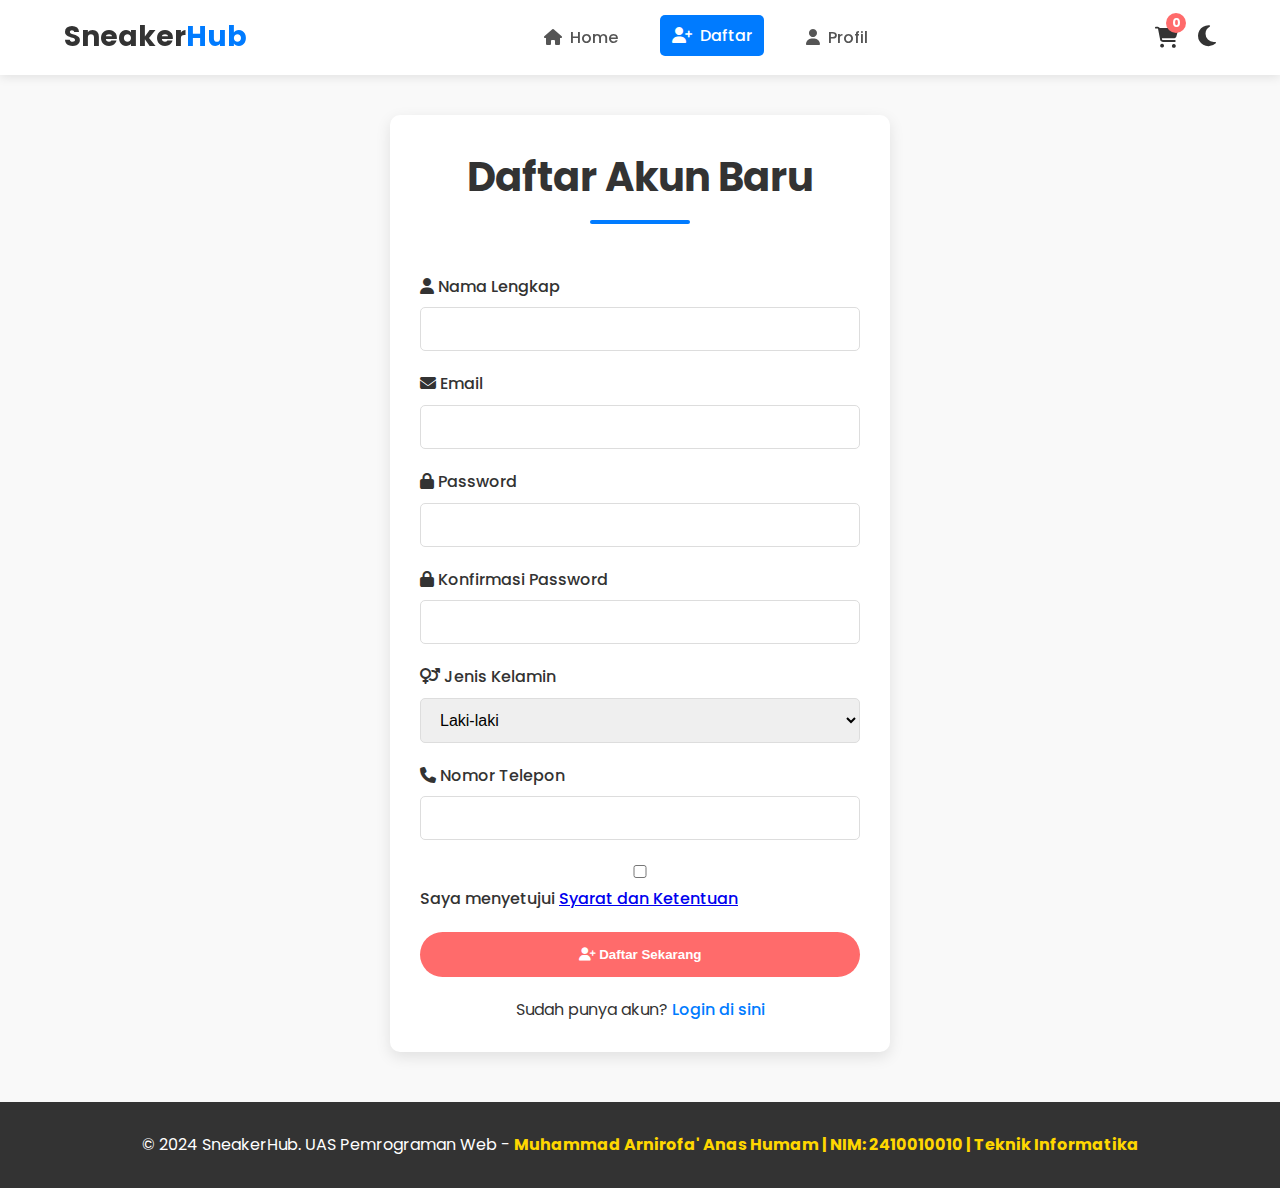
<file: projektotko uas/daftar.html>
<!DOCTYPE html>
<html lang="id">
<head>
    <meta charset="UTF-8">
    <meta name="viewport" content="width=device-width, initial-scale=1.0">
    <title>Daftar - SneakerHub</title>
    <link rel="stylesheet" href="style.css">
    <link rel="stylesheet" href="https://cdnjs.cloudflare.com/ajax/libs/font-awesome/6.4.0/css/all.min.css">
    <link href="https://fonts.googleapis.com/css2?family=Poppins:wght@300;400;500;600;700&display=swap" rel="stylesheet">
</head>
<body>
    <!-- Navbar -->
    <nav class="navbar">
        <div class="container">
            <a href="index.html" class="logo">Sneaker<span>Hub</span></a>
            <ul class="nav-menu">
                <li><a href="index.html"><i class="fas fa-home"></i> Home</a></li>
                <li><a href="daftar.html" class="active"><i class="fas fa-user-plus"></i> Daftar</a></li>
                <li><a href="profil.html"><i class="fas fa-user"></i> Profil</a></li>
            </ul>
            
            <div class="nav-right">
                <!-- Cart Icon -->
                <div class="cart-icon" id="cartIcon">
                    <i class="fas fa-shopping-cart"></i>
                    <span class="cart-count">0</span>
                </div>
                
                <!-- Dark Mode Toggle -->
                <button class="theme-toggle" id="themeToggle">
                    <i class="fas fa-moon"></i>
                </button>
                
                <!-- Hamburger Menu -->
                <div class="hamburger">
                    <i class="fas fa-bars"></i>
                </div>
            </div>
        </div>
    </nav>

    <!-- Loading Animation -->
    <div class="loading" id="loading">
        <div class="spinner"></div>
        <p style="color: white; margin-top: 20px;">Memuat...</p>
    </div>

    <!-- Shopping Cart Sidebar -->
    <div class="cart-overlay" id="cartOverlay"></div>
<div class="cart-sidebar" id="cartSidebar">
    <h3><i class="fas fa-shopping-cart"></i> Keranjang Belanja</h3>
    <div id="cartItems">
        <p style="text-align: center; margin-top: 50px;">Keranjang masih kosong</p>
    </div>
    <div class="cart-total">
        Total: <span id="cartTotal">Rp 0</span>
    </div>
    <button class="btn" style="width: 100%; margin-top: 20px;">
        <i class="fas fa-check"></i> Checkout
    </button>
    <button class="btn" style="width: 100%; margin-top: 10px; background: #6c757d;" id="closeCart">
        <i class="fas fa-times"></i> Tutup
    </button>
</div>

    <!-- Toast Notification -->
    <div class="toast" id="toast">
        Produk berhasil ditambahkan ke keranjang!
    </div>

    <section class="container">
        <div class="form-container">
            <h2 class="section-title">Daftar Akun Baru</h2>
            <form id="formDaftar">
                <div class="form-group">
                    <label for="nama"><i class="fas fa-user"></i> Nama Lengkap</label>
                    <input type="text" id="nama" required>
                </div>
                
                <div class="form-group">
                    <label for="email"><i class="fas fa-envelope"></i> Email</label>
                    <input type="email" id="email" required>
                </div>
                
                <div class="form-group">
                    <label for="password"><i class="fas fa-lock"></i> Password</label>
                    <input type="password" id="password" required>
                </div>
                
                <div class="form-group">
                    <label for="confirmPassword"><i class="fas fa-lock"></i> Konfirmasi Password</label>
                    <input type="password" id="confirmPassword" required>
                </div>
                
                <div class="form-group">
                    <label for="jenisKelamin"><i class="fas fa-venus-mars"></i> Jenis Kelamin</label>
                    <select id="jenisKelamin">
                        <option value="L">Laki-laki</option>
                        <option value="P">Perempuan</option>
                    </select>
                </div>
                
                <div class="form-group">
                    <label for="telepon"><i class="fas fa-phone"></i> Nomor Telepon</label>
                    <input type="tel" id="telepon">
                </div>
                
                <div class="form-group">
                    <label>
                        <input type="checkbox" required>
                        Saya menyetujui <a href="#">Syarat dan Ketentuan</a>
                    </label>
                </div>
                
                <button type="submit" class="btn" style="width: 100%; padding: 15px;">
                    <i class="fas fa-user-plus"></i> Daftar Sekarang
                </button>
            </form>
            
            <div class="form-footer">
                <p>Sudah punya akun? <a href="#">Login di sini</a></p>
            </div>
        </div>
    </section>

    <footer>
        <div class="container">
            <p>&copy; 2024 SneakerHub. UAS Pemrograman Web - <strong>Muhammad Arnirofa' Anas Humam | NIM: 2410010010 | Teknik Informatika</strong></p>
        </div>
    </footer>

    <script src="script.js"></script>
    <script>
        document.getElementById('formDaftar').addEventListener('submit', function(e) {
            e.preventDefault();
            
            const password = document.getElementById('password').value;
            const confirmPassword = document.getElementById('confirmPassword').value;
            
            if (password.length < 6) {
                showToast('Password minimal 6 karakter!', 'error');
                return;
            }
            
            if (password !== confirmPassword) {
                showToast('Password dan Konfirmasi Password tidak cocok!', 'error');
                return;
            }
            
            showLoading();
            setTimeout(() => {
                hideLoading();
                showToast('Pendaftaran berhasil! 🎉');
                setTimeout(() => {
                    window.location.href = 'index.html';
                }, 1500);
            }, 1500);
        });
    </script>
</body>
</html>
</file>
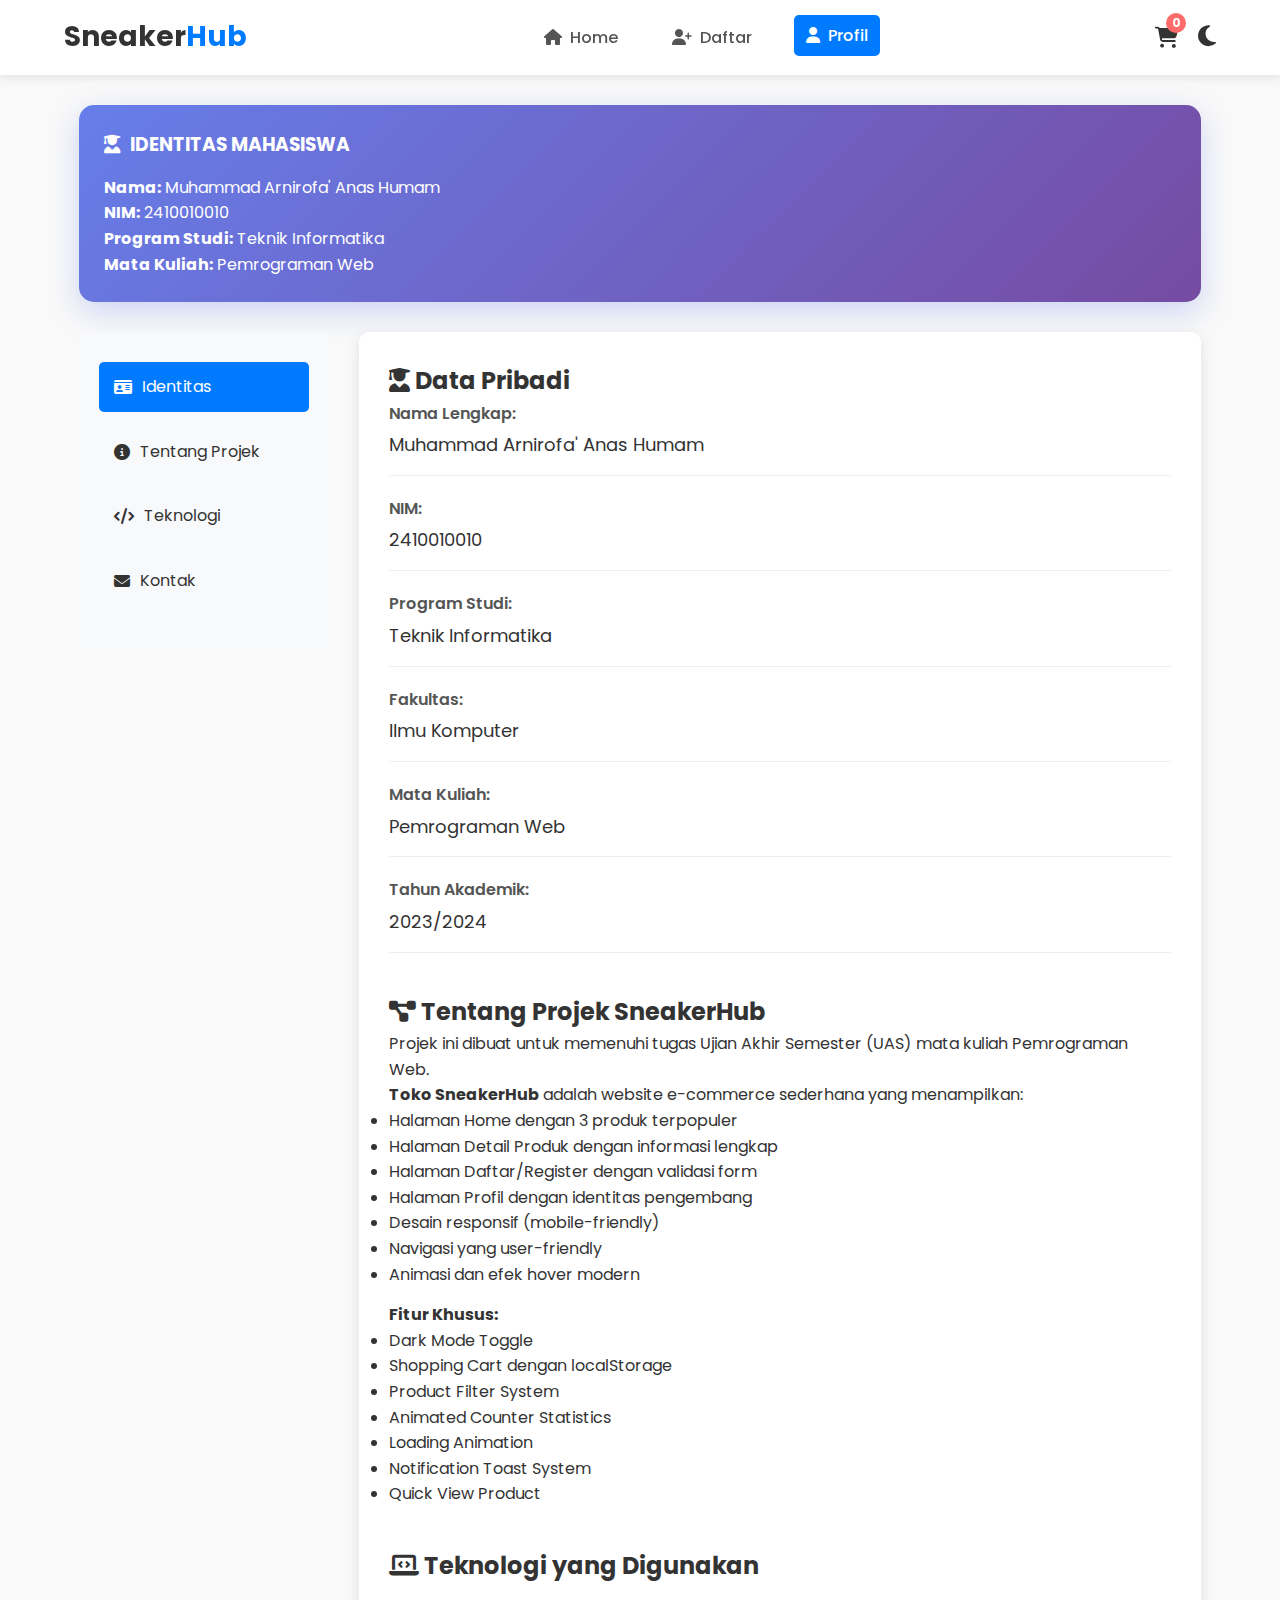
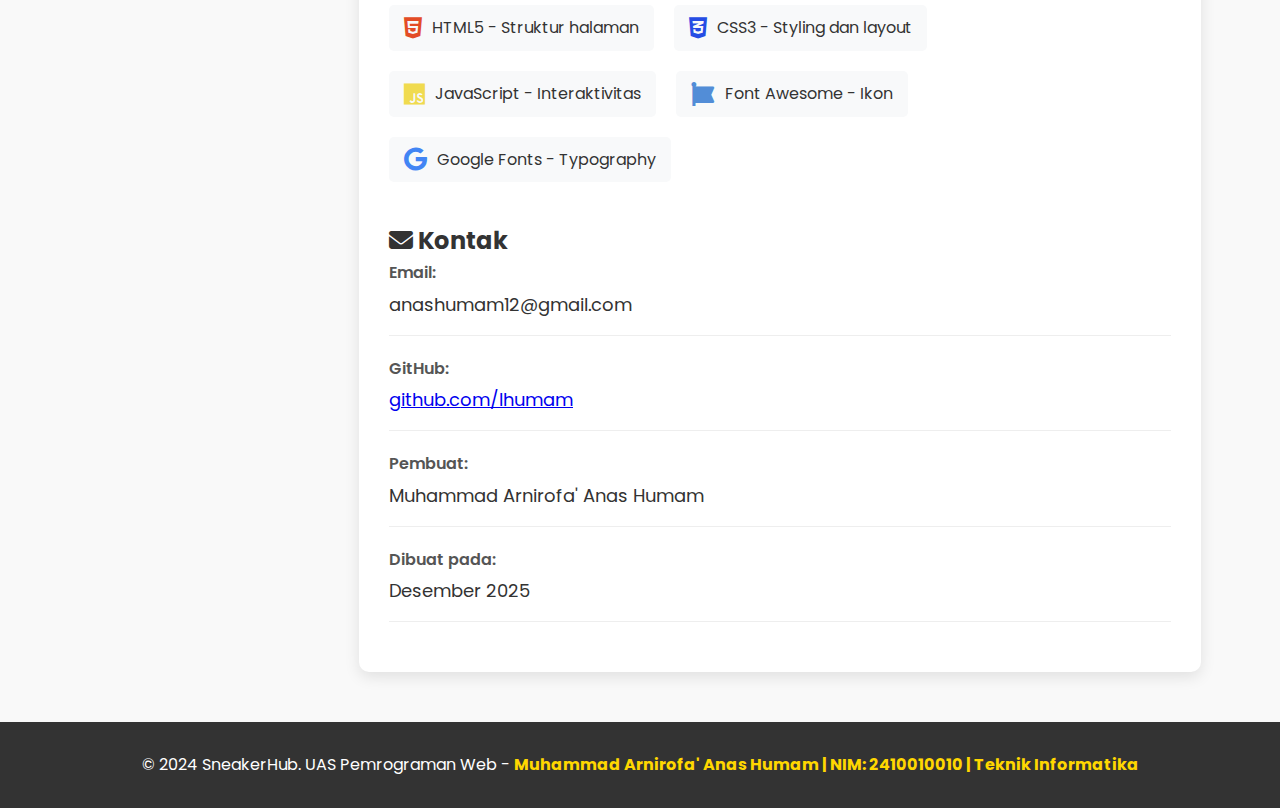
<file: projektotko uas/profil.html>
<!DOCTYPE html>
<html lang="id">
<head>
    <meta charset="UTF-8">
    <meta name="viewport" content="width=device-width, initial-scale=1.0">
    <title>Profil - SneakerHub</title>
    <link rel="stylesheet" href="style.css">
    <link rel="stylesheet" href="https://cdnjs.cloudflare.com/ajax/libs/font-awesome/6.4.0/css/all.min.css">
    <link href="https://fonts.googleapis.com/css2?family=Poppins:wght@300;400;500;600;700&display=swap" rel="stylesheet">
</head>
<body>
    <!-- Navbar -->
    <nav class="navbar">
        <div class="container">
            <a href="index.html" class="logo">Sneaker<span>Hub</span></a>
            <ul class="nav-menu">
                <li><a href="index.html"><i class="fas fa-home"></i> Home</a></li>
                <li><a href="daftar.html"><i class="fas fa-user-plus"></i> Daftar</a></li>
                <li><a href="profil.html" class="active"><i class="fas fa-user"></i> Profil</a></li>
            </ul>
            
            <div class="nav-right">
                <!-- Cart Icon -->
                <div class="cart-icon" id="cartIcon">
                    <i class="fas fa-shopping-cart"></i>
                    <span class="cart-count">0</span>
                </div>
                
                <!-- Dark Mode Toggle -->
                <button class="theme-toggle" id="themeToggle">
                    <i class="fas fa-moon"></i>
                </button>
                
                <!-- Hamburger Menu -->
                <div class="hamburger">
                    <i class="fas fa-bars"></i>
                </div>
            </div>
        </div>
    </nav>

    <!-- Loading Animation -->
    <div class="loading" id="loading">
        <div class="spinner"></div>
        <p style="color: white; margin-top: 20px;">Memuat...</p>
    </div>

    <!-- Shopping Cart Sidebar -->
    <div class="cart-overlay" id="cartOverlay"></div>
<div class="cart-sidebar" id="cartSidebar">
    <h3><i class="fas fa-shopping-cart"></i> Keranjang Belanja</h3>
    <div id="cartItems">
        <p style="text-align: center; margin-top: 50px;">Keranjang masih kosong</p>
    </div>
    <div class="cart-total">
        Total: <span id="cartTotal">Rp 0</span>
    </div>
    <button class="btn" style="width: 100%; margin-top: 20px;">
        <i class="fas fa-check"></i> Checkout
    </button>
    <button class="btn" style="width: 100%; margin-top: 10px; background: #6c757d;" id="closeCart">
        <i class="fas fa-times"></i> Tutup
    </button>
</div>

    <!-- Toast Notification -->
    <div class="toast" id="toast">
        Produk berhasil ditambahkan ke keranjang!
    </div>

    <section class="container">
        <div class="student-badge">
            <h3><i class="fas fa-user-graduate"></i> IDENTITAS MAHASISWA</h3>
            <p><strong>Nama:</strong> Muhammad Arnirofa' Anas Humam</p>
            <p><strong>NIM:</strong> 2410010010</p>
            <p><strong>Program Studi:</strong> Teknik Informatika</p>
            <p><strong>Mata Kuliah:</strong> Pemrograman Web</p>
        </div>
        
        <div class="profil-container">
            <div class="sidebar">
                <ul>
                    <li><a href="#identitas" class="active"><i class="fas fa-id-card"></i> Identitas</a></li>
                    <li><a href="#tentang"><i class="fas fa-info-circle"></i> Tentang Projek</a></li>
                    <li><a href="#teknologi"><i class="fas fa-code"></i> Teknologi</a></li>
                    <li><a href="#kontak"><i class="fas fa-envelope"></i> Kontak</a></li>
                </ul>
            </div>
            
            <div class="content">
                <div id="identitas" class="info-section">
                    <h2><i class="fas fa-user-graduate"></i> Data Pribadi</h2>
                    <div class="info-item">
                        <label>Nama Lengkap:</label>
                        <p>Muhammad Arnirofa' Anas Humam</p>
                    </div>
                    <div class="info-item">
                        <label>NIM:</label>
                        <p>2410010010</p>
                    </div>
                    <div class="info-item">
                        <label>Program Studi:</label>
                        <p>Teknik Informatika</p>
                    </div>
                    <div class="info-item">
                        <label>Fakultas:</label>
                        <p>Ilmu Komputer</p>
                    </div>
                    <div class="info-item">
                        <label>Mata Kuliah:</label>
                        <p>Pemrograman Web</p>
                    </div>
                    <div class="info-item">
                        <label>Tahun Akademik:</label>
                        <p>2023/2024</p>
                    </div>
                </div>
                
                <div id="tentang" class="info-section" style="margin-top: 40px;">
                    <h2><i class="fas fa-project-diagram"></i> Tentang Projek SneakerHub</h2>
                    <p>Projek ini dibuat untuk memenuhi tugas Ujian Akhir Semester (UAS) mata kuliah Pemrograman Web.</p>
                    <p><strong>Toko SneakerHub</strong> adalah website e-commerce sederhana yang menampilkan:</p>
                    <ul>
                        <li>Halaman Home dengan 3 produk terpopuler</li>
                        <li>Halaman Detail Produk dengan informasi lengkap</li>
                        <li>Halaman Daftar/Register dengan validasi form</li>
                        <li>Halaman Profil dengan identitas pengembang</li>
                        <li>Desain responsif (mobile-friendly)</li>
                        <li>Navigasi yang user-friendly</li>
                        <li>Animasi dan efek hover modern</li>
                    </ul>
                    <p style="margin-top: 15px;"><strong>Fitur Khusus:</strong></p>
                    <ul>
                        <li>Dark Mode Toggle</li>
                        <li>Shopping Cart dengan localStorage</li>
                        <li>Product Filter System</li>
                        <li>Animated Counter Statistics</li>
                        <li>Loading Animation</li>
                        <li>Notification Toast System</li>
                        <li>Quick View Product</li>
                    </ul>
                </div>
                
                <div id="teknologi" class="info-section" style="margin-top: 40px;">
                    <h2><i class="fas fa-laptop-code"></i> Teknologi yang Digunakan</h2>
                    <div class="tech-stack">
                        <div class="tech-item">
                            <i class="fab fa-html5" style="color: #e34c26;"></i>
                            <span>HTML5 - Struktur halaman</span>
                        </div>
                        <div class="tech-item">
                            <i class="fab fa-css3-alt" style="color: #264de4;"></i>
                            <span>CSS3 - Styling dan layout</span>
                        </div>
                        <div class="tech-item">
                            <i class="fab fa-js" style="color: #f0db4f;"></i>
                            <span>JavaScript - Interaktivitas</span>
                        </div>
                        <div class="tech-item">
                            <i class="fab fa-font-awesome" style="color: #528dd7;"></i>
                            <span>Font Awesome - Ikon</span>
                        </div>
                        <div class="tech-item">
                            <i class="fab fa-google" style="color: #4285f4;"></i>
                            <span>Google Fonts - Typography</span>
                        </div>
                    </div>
                </div>
                
                <div id="kontak" class="info-section" style="margin-top: 40px;">
                    <h2><i class="fas fa-envelope"></i> Kontak</h2>
                    <div class="info-item">
                        <label>Email:</label>
                        <p>anashumam12@gmail.com</p>
                    </div>
                    <div class="info-item">
                        <label>GitHub:</label>
                        <p><a href="https://github.com/Ihumam" target="_blank">github.com/Ihumam</a></p>
                    </div>
                    <div class="info-item">
                        <label>Pembuat:</label>
                        <p>Muhammad Arnirofa' Anas Humam</p>
                    </div>
                    <div class="info-item">
                        <label>Dibuat pada:</label>
                        <p>Desember 2025</p>
                    </div>
                </div>
            </div>
        </div>
    </section>

    <footer>
        <div class="container">
            <p>&copy; 2024 SneakerHub. UAS Pemrograman Web - <strong>Muhammad Arnirofa' Anas Humam | NIM: 2410010010 | Teknik Informatika</strong></p>
        </div>
    </footer>

    <script src="script.js"></script>
</body>
</html>
</file>
<file: projektotko uas/style.css>
/* Reset & Base Styles */
* {
    margin: 0;
    padding: 0;
    box-sizing: border-box;
}

body {
    font-family: 'Poppins', sans-serif;
    line-height: 1.6;
    color: #333;
    background-color: #f9f9f9;
    transition: background-color 0.3s, color 0.3s;
}

.container {
    width: 90%;
    max-width: 1200px;
    margin: 0 auto;
    padding: 0 15px;
}

/* ===== DARK MODE ===== */
body.dark-mode {
    background-color: #121212;
    color: #e0e0e0;
}

body.dark-mode .navbar {
    background: #1e1e1e;
    box-shadow: 0 2px 10px rgba(0,0,0,0.3);
}

body.dark-mode .produk-card,
body.dark-mode .content,
body.dark-mode .form-container,
body.dark-mode .sidebar,
body.dark-mode .detail-produk .container > * {
    background: #1e1e1e;
    color: #e0e0e0;
    box-shadow: 0 5px 15px rgba(0,0,0,0.3);
}

body.dark-mode footer {
    background: #0d0d0d;
}

/* Dark Mode Toggle */
.theme-toggle {
    background: transparent;
    border: none;
    font-size: 1.5rem;
    cursor: pointer;
    margin-left: 20px;
    color: #333;
    transition: transform 0.3s;
}

body.dark-mode .theme-toggle {
    color: #ffd700;
}

.theme-toggle:hover {
    transform: rotate(30deg);
}

/* ===== LOADING ANIMATION ===== */
.loading {
    display: none;
    position: fixed;
    top: 0;
    left: 0;
    width: 100%;
    height: 100%;
    background: rgba(0,0,0,0.8);
    z-index: 9999;
    justify-content: center;
    align-items: center;
    flex-direction: column;
}

.loading.active {
    display: flex;
}

.spinner {
    width: 50px;
    height: 50px;
    border: 5px solid #f3f3f3;
    border-top: 5px solid #007bff;
    border-radius: 50%;
    animation: spin 1s linear infinite;
}

@keyframes spin {
    0% { transform: rotate(0deg); }
    100% { transform: rotate(360deg); }
}

/* ===== NAVBAR ===== */
.navbar {
    background: white;
    box-shadow: 0 2px 10px rgba(0,0,0,0.1);
    position: sticky;
    top: 0;
    z-index: 1000;
    transition: all 0.3s;
}

.navbar .container {
    display: flex;
    justify-content: space-between;
    align-items: center;
    padding: 15px 0;
}

.logo {
    font-size: 28px;
    font-weight: 700;
    text-decoration: none;
    color: #333;
    transition: transform 0.3s;
}

.logo:hover {
    transform: scale(1.05);
}

.logo span {
    color: #007bff;
}

.nav-menu {
    display: flex;
    list-style: none;
}

.nav-menu li {
    margin-left: 30px;
}

.nav-menu a {
    text-decoration: none;
    color: #555;
    font-weight: 500;
    padding: 8px 12px;
    border-radius: 5px;
    transition: all 0.3s;
    display: flex;
    align-items: center;
}

.nav-menu a i {
    margin-right: 8px;
}

.nav-menu a:hover, .nav-menu a.active {
    color: white;
    background: #007bff;
    transform: translateY(-2px);
}

.nav-right {
    display: flex;
    align-items: center;
}

/* ===== CART ICON ===== */
.cart-icon {
    position: relative;
    margin-left: 20px;
    cursor: pointer;
    font-size: 1.3rem;
    transition: transform 0.3s;
}

.cart-icon:hover {
    transform: scale(1.1);
}

.cart-count {
    position: absolute;
    top: -8px;
    right: -8px;
    background: #ff6b6b;
    color: white;
    border-radius: 50%;
    width: 20px;
    height: 20px;
    display: flex;
    align-items: center;
    justify-content: center;
    font-size: 12px;
    font-weight: bold;
}

/* ===== SHOPPING CART SIDEBAR ===== */
.cart-sidebar {
    position: fixed;
    top: 0;
    right: -400px;
    width: 350px;
    height: 100vh;
    background: white;
    box-shadow: -5px 0 15px rgba(0,0,0,0.1);
    padding: 20px;
    z-index: 1001;
    transition: right 0.3s ease;
    overflow-y: auto;
}

body.dark-mode .cart-sidebar {
    background: #1e1e1e;
    color: #e0e0e0;
}

.cart-sidebar.active {
    right: 0;
}

.cart-overlay {
    position: fixed;
    top: 0;
    left: 0;
    width: 100%;
    height: 100%;
    background: rgba(0,0,0,0.5);
    z-index: 1000;
    display: none;
}

.cart-overlay.active {
    display: block;
}

.cart-item {
    display: flex;
    align-items: center;
    padding: 10px 0;
    border-bottom: 1px solid #eee;
}

.cart-item img {
    width: 60px;
    height: 60px;
    object-fit: cover;
    border-radius: 5px;
    margin-right: 15px;
}

.cart-total {
    margin-top: 20px;
    padding-top: 15px;
    border-top: 2px solid #007bff;
    font-size: 1.2rem;
    font-weight: bold;
}

/* ===== TOAST NOTIFICATION ===== */
.toast {
    position: fixed;
    bottom: 20px;
    right: 20px;
    background: #28a745;
    color: white;
    padding: 15px 25px;
    border-radius: 5px;
    box-shadow: 0 5px 15px rgba(0,0,0,0.2);
    transform: translateX(150%);
    transition: transform 0.3s ease;
    z-index: 1002;
}

.toast.show {
    transform: translateX(0);
}

.toast.error {
    background: #dc3545;
}

/* ===== QUICK VIEW MODAL ===== */
.quick-view-modal {
    position: fixed;
    top: 0;
    left: 0;
    width: 100%;
    height: 100%;
    z-index: 2000;
    display: flex;
    justify-content: center;
    align-items: center;
    opacity: 0;
    visibility: hidden;
    transition: all 0.3s ease;
}

.quick-view-modal.active {
    opacity: 1;
    visibility: visible;
}

.quick-view-overlay {
    position: absolute;
    top: 0;
    left: 0;
    width: 100%;
    height: 100%;
    background: rgba(0, 0, 0, 0.7);
    backdrop-filter: blur(5px);
}

.quick-view-content {
    position: relative;
    background: white;
    width: 90%;
    max-width: 900px;
    max-height: 90vh;
    border-radius: 15px;
    overflow: hidden;
    transform: translateY(50px);
    transition: transform 0.3s ease;
    box-shadow: 0 20px 50px rgba(0, 0, 0, 0.3);
    z-index: 2001;
}

body.dark-mode .quick-view-content {
    background: #1e1e1e;
    color: #e0e0e0;
}

.quick-view-modal.active .quick-view-content {
    transform: translateY(0);
}

.quick-view-close {
    position: absolute;
    top: 20px;
    right: 20px;
    background: #ff6b6b;
    color: white;
    border: none;
    width: 40px;
    height: 40px;
    border-radius: 50%;
    cursor: pointer;
    z-index: 2002;
    display: flex;
    align-items: center;
    justify-content: center;
    transition: all 0.3s;
}

.quick-view-close:hover {
    background: #ff5252;
    transform: rotate(90deg);
}

.quick-view-content h2 {
    padding: 20px;
    background: linear-gradient(135deg, #667eea 0%, #764ba2 100%);
    color: white;
    margin: 0;
    text-align: center;
}

.quick-view-body {
    display: grid;
    grid-template-columns: 1fr 1fr;
    gap: 30px;
    padding: 30px;
    overflow-y: auto;
    max-height: calc(90vh - 80px);
}

.quick-view-image img {
    width: 100%;
    height: 300px;
    object-fit: cover;
    border-radius: 10px;
    box-shadow: 0 10px 20px rgba(0, 0, 0, 0.1);
}

.quick-view-info h3 {
    font-size: 1.8rem;
    margin-bottom: 10px;
    color: #333;
}

body.dark-mode .quick-view-info h3 {
    color: #e0e0e0;
}

.quick-view-price {
    font-size: 1.5rem;
    font-weight: 700;
    color: #ff6b6b;
    margin-bottom: 15px;
}

.quick-view-description {
    color: #666;
    line-height: 1.6;
    margin-bottom: 20px;
}

body.dark-mode .quick-view-description {
    color: #b0b0b0;
}

.quick-view-specs {
    background: #f8f9fa;
    padding: 15px;
    border-radius: 8px;
    margin-bottom: 20px;
}

body.dark-mode .quick-view-specs {
    background: #2d2d2d;
}

.quick-view-specs p {
    margin-bottom: 8px;
    display: flex;
    justify-content: space-between;
}

.quick-view-specs strong {
    color: #333;
}

body.dark-mode .quick-view-specs strong {
    color: #e0e0e0;
}

.quick-view-actions {
    display: flex;
    gap: 15px;
    margin-top: 20px;
}

.quick-view-actions .btn-detail {
    flex: 1;
    text-align: center;
    padding: 12px;
    background: #007bff;
    color: white;
    text-decoration: none;
    border-radius: 5px;
    transition: background 0.3s;
}

.quick-view-actions .btn-detail:hover {
    background: #0056b3;
}

.quick-view-actions .btn-beli {
    flex: 1;
    padding: 12px;
    background: #28a745;
    color: white;
    border: none;
    border-radius: 5px;
    cursor: pointer;
    transition: background 0.3s;
}

.quick-view-actions .btn-beli:hover {
    background: #218838;
}

/* Responsive Quick View */
@media (max-width: 768px) {
    .quick-view-body {
        grid-template-columns: 1fr;
        gap: 20px;
    }
    
    .quick-view-image img {
        height: 250px;
    }
    
    .quick-view-actions {
        flex-direction: column;
    }
    
    .quick-view-content {
        width: 95%;
        max-height: 95vh;
    }
}

@media (max-width: 480px) {
    .quick-view-body {
        padding: 20px;
    }
    
    .quick-view-info h3 {
        font-size: 1.5rem;
    }
    
    .quick-view-price {
        font-size: 1.3rem;
    }
}

/* ===== HERO SECTION ===== */
.hero {
    background: linear-gradient(135deg, #667eea 0%, #764ba2 100%);
    color: white;
    text-align: center;
    padding: 100px 0;
    margin-bottom: 50px;
    clip-path: polygon(0 0, 100% 0, 100% 85%, 0 100%);
}

.hero h1 {
    font-size: 3rem;
    margin-bottom: 20px;
    animation: fadeInUp 1s ease;
}

.hero p {
    font-size: 1.2rem;
    max-width: 700px;
    margin: 0 auto 30px;
    opacity: 0.9;
    animation: fadeInUp 1s ease 0.2s both;
}

@keyframes fadeInUp {
    from {
        opacity: 0;
        transform: translateY(30px);
    }
    to {
        opacity: 1;
        transform: translateY(0);
    }
}

.btn {
    display: inline-block;
    background: #ff6b6b;
    color: white;
    padding: 12px 30px;
    border-radius: 30px;
    text-decoration: none;
    font-weight: 600;
    transition: all 0.3s;
    border: none;
    cursor: pointer;
    animation: fadeInUp 1s ease 0.4s both;
}

.btn:hover {
    background: #ff5252;
    transform: translateY(-3px);
    box-shadow: 0 10px 20px rgba(255,107,107,0.3);
}

/* ===== PRODUK SECTION ===== */
.section-title {
    text-align: center;
    font-size: 2.5rem;
    margin-bottom: 50px;
    color: #333;
    position: relative;
    padding-bottom: 15px;
}

.section-title::after {
    content: '';
    position: absolute;
    bottom: 0;
    left: 50%;
    transform: translateX(-50%);
    width: 100px;
    height: 4px;
    background: #007bff;
    border-radius: 2px;
}

/* ===== FILTER PRODUCT ===== */
.filter-container {
    display: flex;
    justify-content: center;
    gap: 15px;
    margin-bottom: 30px;
    flex-wrap: wrap;
}

.filter-btn {
    padding: 8px 20px;
    background: #f8f9fa;
    border: 2px solid #ddd;
    border-radius: 25px;
    cursor: pointer;
    transition: all 0.3s;
    font-weight: 500;
}

.filter-btn.active {
    background: #007bff;
    color: white;
    border-color: #007bff;
}

.filter-btn:hover {
    transform: translateY(-2px);
    box-shadow: 0 5px 10px rgba(0,0,0,0.1);
}

/* ===== PRODUK GRID ===== */
.produk-grid {
    display: grid;
    grid-template-columns: repeat(auto-fit, minmax(300px, 1fr));
    gap: 30px;
}

.produk-card {
    background: white;
    border-radius: 10px;
    overflow: hidden;
    box-shadow: 0 5px 15px rgba(0,0,0,0.1);
    transition: transform 0.3s, box-shadow 0.3s;
    position: relative;
}

.produk-card:hover {
    transform: translateY(-10px);
    box-shadow: 0 15px 30px rgba(0,0,0,0.15);
}

.produk-card::before {
    content: '';
    position: absolute;
    top: 0;
    left: 0;
    width: 100%;
    height: 100%;
    background: linear-gradient(to bottom, transparent 50%, rgba(0,0,0,0.7));
    opacity: 0;
    transition: opacity 0.3s;
    z-index: 1;
}

.produk-card:hover::before {
    opacity: 1;
}

.produk-card img {
    width: 100%;
    height: 250px;
    object-fit: cover;
    transition: transform 0.5s;
}

.produk-card:hover img {
    transform: scale(1.05);
}

.produk-info {
    padding: 20px;
    position: relative;
    z-index: 2;
}

.produk-info h3 {
    font-size: 1.5rem;
    margin-bottom: 10px;
}

.deskripsi {
    color: #666;
    margin-bottom: 15px;
    font-size: 0.95rem;
    min-height: 60px;
}

.harga {
    font-size: 1.3rem;
    font-weight: 700;
    color: #007bff;
    margin-bottom: 15px;
}

.produk-actions {
    display: flex;
    gap: 10px;
    margin-top: 15px;
}

.btn-detail {
    display: inline-block;
    background: #007bff;
    color: white;
    padding: 10px 20px;
    border-radius: 5px;
    text-decoration: none;
    font-weight: 500;
    transition: background 0.3s;
    flex: 1;
    text-align: center;
}

.btn-detail:hover {
    background: #0056b3;
}

.btn-beli {
    display: inline-block;
    background: #28a745;
    color: white;
    padding: 10px 20px;
    border-radius: 5px;
    text-decoration: none;
    font-weight: 500;
    transition: background 0.3s;
    border: none;
    cursor: pointer;
    flex: 1;
    text-align: center;
}

.btn-beli:hover {
    background: #218838;
}

/* ===== QUICK VIEW ===== */
.quick-view {
    position: absolute;
    bottom: -50px;
    left: 50%;
    transform: translateX(-50%);
    background: white;
    color: #333;
    padding: 10px 20px;
    border-radius: 25px;
    text-decoration: none;
    font-weight: 500;
    z-index: 2;
    transition: bottom 0.3s;
    box-shadow: 0 5px 15px rgba(0,0,0,0.2);
}

.produk-card:hover .quick-view {
    bottom: 20px;
}

/* ===== ANIMATED COUNTER ===== */
.counter-container {
    display: flex;
    justify-content: space-around;
    text-align: center;
    margin: 50px 0;
    padding: 30px;
    background: linear-gradient(135deg, #667eea 0%, #764ba2 100%);
    color: white;
    border-radius: 15px;
}

.counter-item {
    flex: 1;
}

.counter-number {
    font-size: 3rem;
    font-weight: 700;
    margin-bottom: 10px;
}

.counter-label {
    font-size: 1.2rem;
    opacity: 0.9;
}

/* ===== DETAIL PRODUK ===== */
.back-btn {
    display: inline-block;
    margin: 20px 0;
    color: #007bff;
    text-decoration: none;
    font-weight: 500;
    transition: transform 0.3s;
}

.back-btn:hover {
    transform: translateX(-5px);
}

.back-btn i {
    margin-right: 8px;
}

.detail-container {
    display: grid;
    grid-template-columns: 1fr 1fr;
    gap: 50px;
    margin-top: 30px;
}

.detail-img img {
    width: 100%;
    border-radius: 10px;
    box-shadow: 0 10px 30px rgba(0,0,0,0.1);
}

.harga-detail {
    font-size: 2rem;
    font-weight: 700;
    color: #ff6b6b;
    margin: 15px 0;
}

.deskripsi-detail {
    font-size: 1.1rem;
    line-height: 1.8;
    margin-bottom: 25px;
}

.spesifikasi {
    background: #f8f9fa;
    padding: 20px;
    border-radius: 10px;
    margin-bottom: 25px;
}

body.dark-mode .spesifikasi {
    background: #2d2d2d;
}

.spesifikasi h3 {
    margin-bottom: 15px;
    display: flex;
    align-items: center;
}

.spesifikasi h3 i {
    margin-right: 10px;
}

.spesifikasi ul {
    list-style: none;
}

.spesifikasi li {
    padding: 8px 0;
    border-bottom: 1px solid #eee;
    display: flex;
    justify-content: space-between;
}

.spesifikasi li:last-child {
    border-bottom: none;
}

/* ===== PROFIL PAGE ===== */
.student-badge {
    background: linear-gradient(135deg, #667eea 0%, #764ba2 100%);
    color: white;
    padding: 25px;
    border-radius: 15px;
    margin: 30px 0;
    box-shadow: 0 10px 30px rgba(102, 126, 234, 0.3);
}

.student-badge h3 {
    margin-bottom: 15px;
    display: flex;
    align-items: center;
}

.student-badge h3 i {
    margin-right: 10px;
}

.profil-container {
    display: flex;
    min-height: 70vh;
    margin-top: 20px;
}

.sidebar {
    width: 250px;
    background: #f8f9fa;
    padding: 30px 20px;
    border-radius: 10px;
    margin-right: 30px;
    height: fit-content;
}

body.dark-mode .sidebar {
    background: #1e1e1e;
}

.sidebar ul {
    list-style: none;
    padding: 0;
}

.sidebar li {
    margin-bottom: 15px;
}

.sidebar a {
    display: block;
    padding: 12px 15px;
    text-decoration: none;
    color: #333;
    border-radius: 5px;
    transition: all 0.3s;
    display: flex;
    align-items: center;
}

body.dark-mode .sidebar a {
    color: #e0e0e0;
}

.sidebar a i {
    margin-right: 10px;
}

.sidebar a:hover, .sidebar a.active {
    background: #007bff;
    color: white;
}

.content {
    flex: 1;
    padding: 30px;
    background: white;
    border-radius: 10px;
    box-shadow: 0 5px 15px rgba(0,0,0,0.1);
}

.info-item {
    margin-bottom: 20px;
    padding-bottom: 15px;
    border-bottom: 1px solid #eee;
}

.info-item label {
    display: block;
    font-weight: 600;
    color: #555;
    margin-bottom: 5px;
}

.info-item p {
    font-size: 18px;
    color: #333;
}

body.dark-mode .info-item p {
    color: #e0e0e0;
}

.tech-stack {
    display: flex;
    flex-wrap: wrap;
    gap: 20px;
    margin-top: 20px;
}

.tech-item {
    display: flex;
    align-items: center;
    background: #f8f9fa;
    padding: 10px 15px;
    border-radius: 5px;
    transition: transform 0.3s;
}

body.dark-mode .tech-item {
    background: #2d2d2d;
}

.tech-item:hover {
    transform: translateY(-5px);
}

.tech-item i {
    font-size: 24px;
    margin-right: 10px;
}

/* ===== FORM DAFTAR ===== */
.form-container {
    max-width: 500px;
    margin: 40px auto;
    padding: 30px;
    background: white;
    border-radius: 10px;
    box-shadow: 0 5px 15px rgba(0,0,0,0.1);
}

.form-group {
    margin-bottom: 20px;
}

.form-group label {
    display: block;
    margin-bottom: 8px;
    font-weight: 500;
}

.form-group input, .form-group select {
    width: 100%;
    padding: 12px 15px;
    border: 1px solid #ddd;
    border-radius: 5px;
    font-size: 16px;
    transition: border-color 0.3s;
}

.form-group input:focus, .form-group select:focus {
    border-color: #007bff;
    outline: none;
    box-shadow: 0 0 0 3px rgba(0,123,255,0.1);
}

.form-footer {
    text-align: center;
    margin-top: 20px;
}

.form-footer a {
    color: #007bff;
    text-decoration: none;
    font-weight: 500;
}

.form-footer a:hover {
    text-decoration: underline;
}

/* ===== FOOTER ===== */
footer {
    background: #333;
    color: white;
    text-align: center;
    padding: 30px 0;
    margin-top: 50px;
}

footer strong {
    color: #ffd700;
}

/* ===== HAMBURGER MENU ===== */
.hamburger {
    display: none;
    font-size: 24px;
    cursor: pointer;
    margin-left: 20px;
}

/* ===== RESPONSIVE ===== */
@media (max-width: 992px) {
    .detail-container {
        grid-template-columns: 1fr;
    }
    
    .hero h1 {
        font-size: 2.5rem;
    }
    
    .counter-container {
        flex-direction: column;
        gap: 30px;
    }
    
    .counter-number {
        font-size: 2.5rem;
    }
}

@media (max-width: 768px) {
    .nav-menu {
        display: none;
        position: absolute;
        top: 70px;
        left: 0;
        width: 100%;
        background: white;
        flex-direction: column;
        padding: 20px;
        box-shadow: 0 10px 20px rgba(0,0,0,0.1);
        z-index: 999;
    }
    
    body.dark-mode .nav-menu {
        background: #1e1e1e;
    }
    
    .nav-menu.active {
        display: flex;
    }
    
    .nav-menu li {
        margin: 10px 0;
    }
    
    .hamburger {
        display: block;
    }
    
    .hero {
        padding: 70px 0;
        clip-path: polygon(0 0, 100% 0, 100% 90%, 0 100%);
    }
    
    .hero h1 {
        font-size: 2rem;
    }
    
    .section-title {
        font-size: 2rem;
    }
    
    .profil-container {
        flex-direction: column;
    }
    
    .sidebar {
        width: 100%;
        margin-right: 0;
        margin-bottom: 20px;
    }
    
    .cart-sidebar {
        width: 100%;
        right: -100%;
    }
    
    .produk-actions {
        flex-direction: column;
    }
}

@media (max-width: 480px) {
    .hero h1 {
        font-size: 1.8rem;
    }
    
    .section-title {
        font-size: 1.8rem;
    }
    
    .filter-container {
        flex-direction: column;
        align-items: center;
    }
    
    .filter-btn {
        width: 200px;
    }
}
</file>
